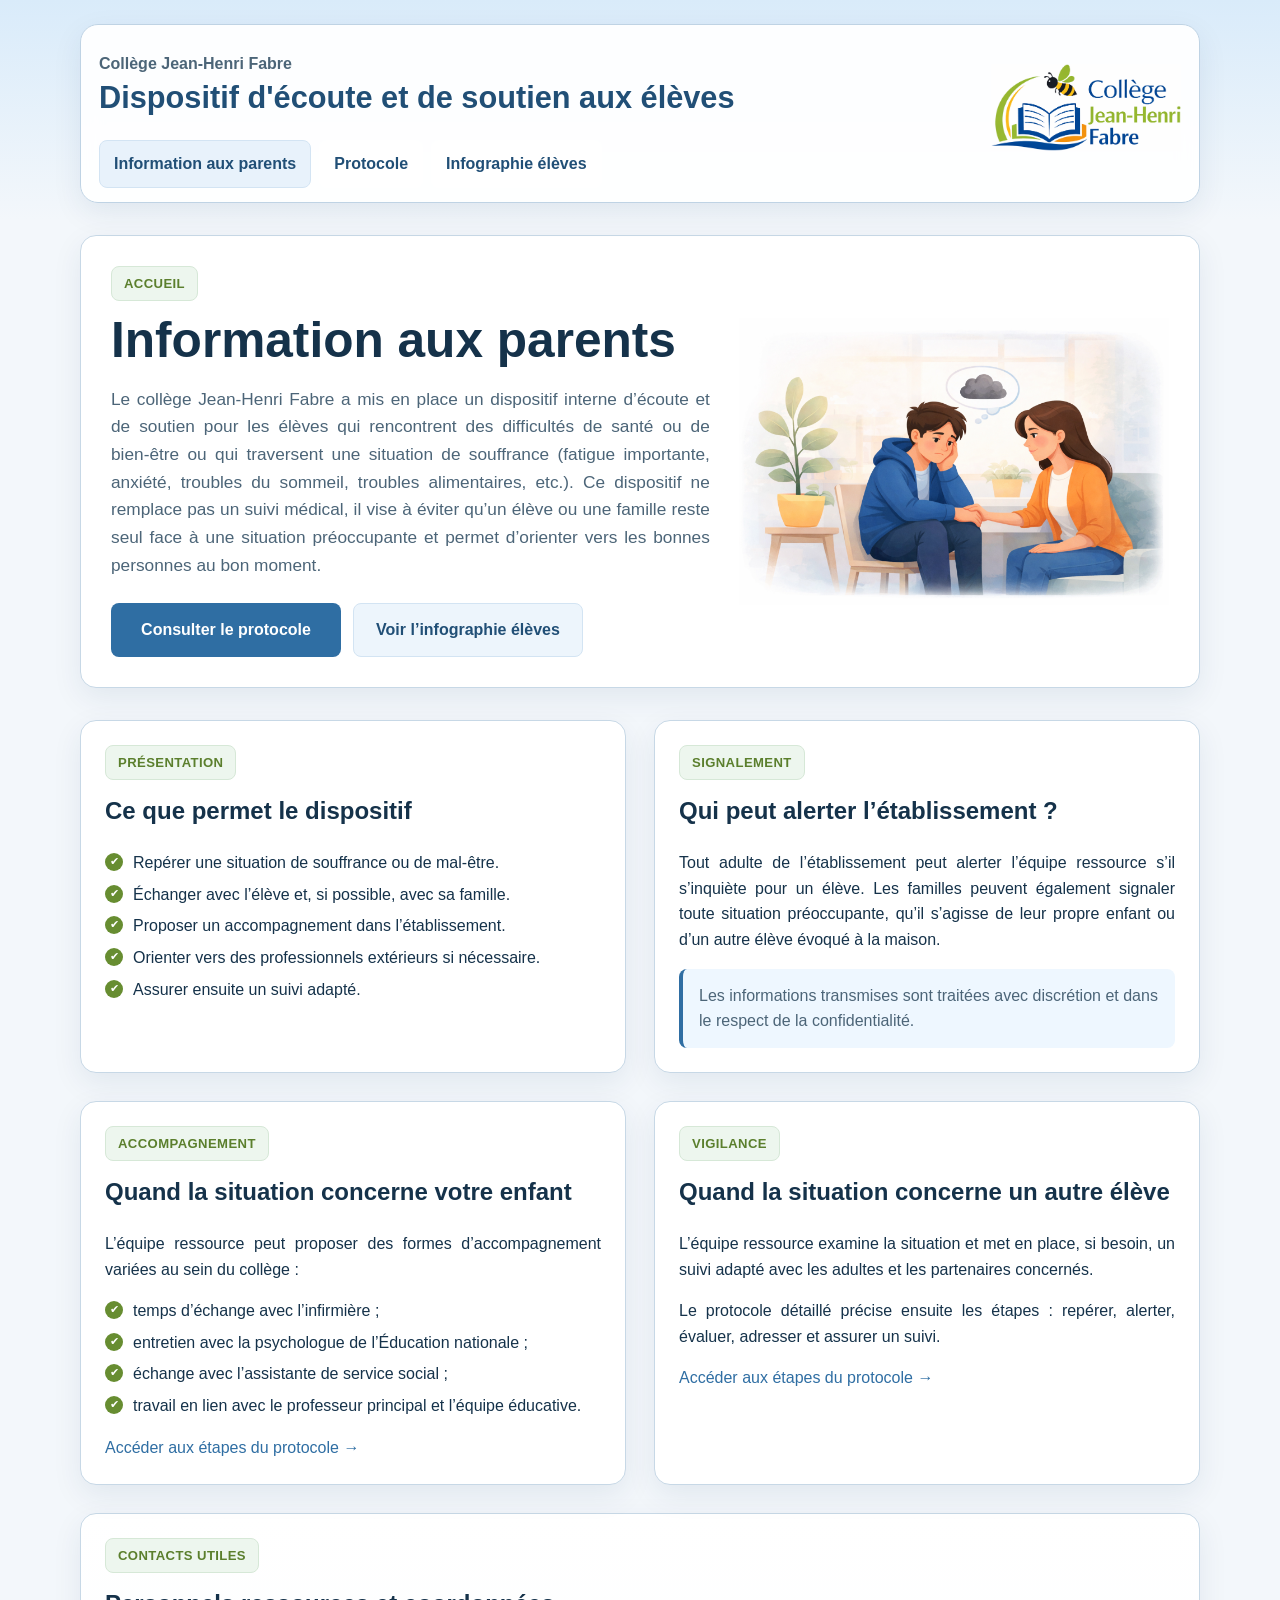
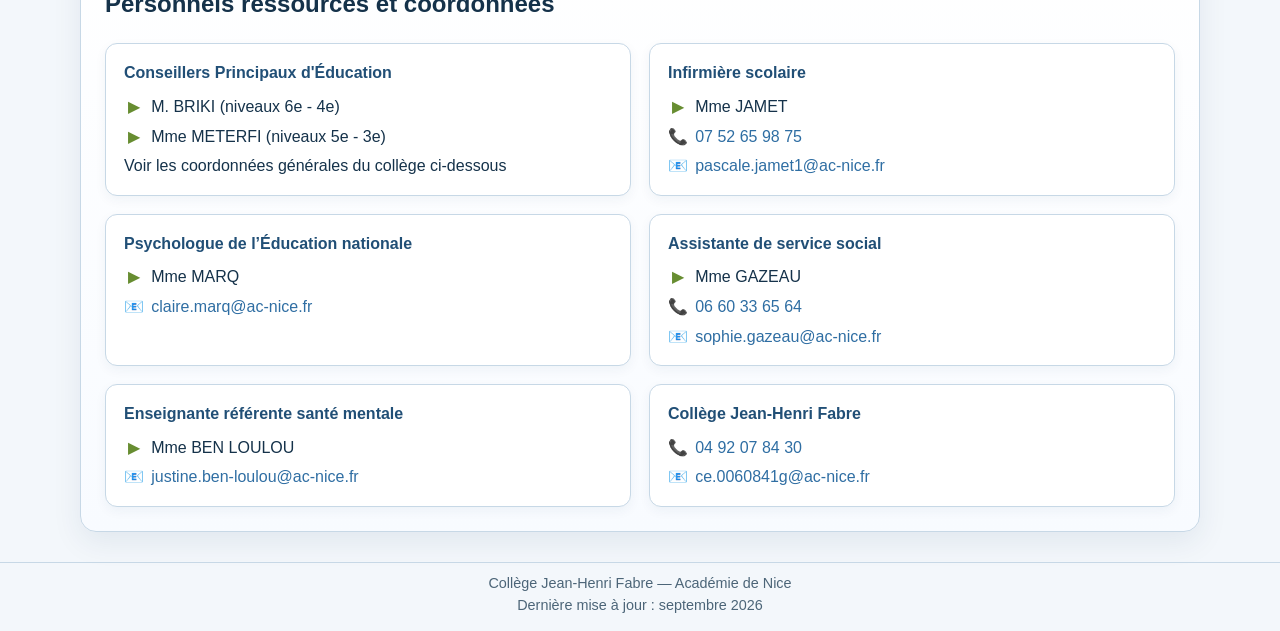
<file: index.html>
<!doctype html>
<html lang="fr">
  <head>
    <meta charset="UTF-8" />
    <meta name="viewport" content="width=device-width, initial-scale=1.0" />

    <!-- Description -->
    <meta
      name="description"
      content="Dispositif d'écoute et de soutien du collège Jean-Henri Fabre pour les élèves en situation de souffrance ou de mal-être."
    />

    <!-- Open Graph -->
    <meta
      property="og:title"
      content="Soutien aux élèves – Collège Jean-Henri Fabre (Nice)"
    />
    <meta
      property="og:description"
      content="Information aux parents, protocole de repérage et d’accompagnement, et infographie du dispositif d’écoute et de soutien des élèves du collège Jean-Henri Fabre."
    />
    <meta
      property="og:image"
      content="https://college-fabre-nice.github.io/sante-mentale-eleves/img/preview.png"
    />
    <meta property="og:type" content="website" />
    <meta
      property="og:url"
      content="https://college-fabre-nice.github.io/sante-mentale-eleves/"
    />

    <!-- Couleur navigateur mobile -->
    <meta name="theme-color" content="#2f5d8c" />

    <!-- Twitter / X preview -->
    <meta name="twitter:card" content="summary_large_image" />
    <meta
      name="twitter:title"
      content="Soutien aux élèves – Collège Jean-Henri Fabre"
    />
    <meta
      name="twitter:description"
      content="Information aux parents, protocole et infographie du dispositif d’écoute et de soutien des élèves."
    />
    <meta
      name="twitter:image"
      content="https://college-fabre-nice.github.io/sante-mentale-eleves/img/preview.png"
    />

    <title>Santé mentale des élèves — Information aux parents</title>

    <!-- CSS -->
    <link rel="preload" href="styles.css" as="style" />
    <link rel="stylesheet" href="styles.css" />

    <!-- Icons -->
    <link rel="icon" type="image/png" href="img/favicon.png" />
    <link rel="icon" sizes="192x192" href="img/icon-192.png" />
    <link rel="apple-touch-icon" href="img/icon-192.png" />
  </head>
  <body>
    <header class="site-header">
      <div class="container topbar">
        <div class="header-main">
          <div class="brand-text">
            <div class="brand-kicker">Collège Jean-Henri Fabre</div>
            <div class="brand-title">
              Dispositif d'écoute et de soutien aux élèves
            </div>
          </div>

          <img
            class="brand-logo"
            src="img/logo-fabre.png"
            alt="Logo du collège Jean-Henri Fabre"
          />
        </div>

        <nav class="nav-links" aria-label="Navigation principale">
          <a class="active" href="index.html">Information aux parents</a>
          <a href="protocole.html">Protocole</a>
          <a href="infographie.html">Infographie élèves</a>
        </nav>
      </div>
    </header>

    <main id="contenu" class="container">
      <section class="hero">
        <div class="hero-card">
          <div class="hero-copy">
            <div class="eyebrow">Accueil</div>
            <h1>Information aux parents</h1>
            <p class="lead">
              Le collège Jean-Henri Fabre a mis en place un dispositif interne
              d’écoute et de soutien pour les élèves qui rencontrent des
              difficultés de santé ou de bien-être ou qui traversent une
              situation de souffrance (fatigue importante, anxiété, troubles du
              sommeil, troubles alimentaires, etc.). Ce dispositif ne remplace
              pas un suivi médical, il vise à éviter qu’un élève ou une famille
              reste seul face à une situation préoccupante et permet d’orienter
              vers les bonnes personnes au bon moment.
            </p>

            <div class="actions">
              <a class="btn btn-primary" href="protocole.html">
                Consulter le protocole
              </a>
              <a class="btn btn-secondary" href="infographie.html">
                Voir l’infographie élèves
              </a>
            </div>
          </div>

          <div class="hero-visual">
            <img
              src="img/soutien-eleve.png"
              alt="Illustration d'un échange entre un élève et un adulte dans un cadre rassurant"
            />
          </div>
        </div>
      </section>

      <section class="section grid-2">
        <article class="card">
          <span class="eyebrow">Présentation</span>
          <h2>Ce que permet le dispositif</h2>
          <ul class="info-list">
            <li>Repérer une situation de souffrance ou de mal-être.</li>
            <li>Échanger avec l’élève et, si possible, avec sa famille.</li>
            <li>Proposer un accompagnement dans l’établissement.</li>
            <li>Orienter vers des professionnels extérieurs si nécessaire.</li>
            <li>Assurer ensuite un suivi adapté.</li>
          </ul>
        </article>

        <article class="card">
          <span class="eyebrow">Signalement</span>
          <h2>Qui peut alerter l’établissement&nbsp;?</h2>
          <p>
            Tout adulte de l’établissement peut alerter l’équipe ressource s’il
            s’inquiète pour un élève. Les familles peuvent également signaler
            toute situation préoccupante, qu’il s’agisse de leur propre enfant
            ou d’un autre élève évoqué à la maison.
          </p>
          <div class="note">
            Les informations transmises sont traitées avec discrétion et dans le
            respect de la confidentialité.
          </div>
        </article>
      </section>

      <section class="section grid-2">
        <article class="card">
          <span class="eyebrow">Accompagnement</span>
          <h2>Quand la situation concerne votre enfant</h2>
          <p>
            L’équipe ressource peut proposer des formes d’accompagnement variées
            au sein du collège&nbsp;:
          </p>
          <ul>
            <li>temps d’échange avec l’infirmière&nbsp;;</li>
            <li>
              entretien avec la psychologue de l’Éducation nationale&nbsp;;
            </li>
            <li>échange avec l’assistante de service social&nbsp;;</li>
            <li>
              travail en lien avec le professeur principal et l’équipe
              éducative.
            </li>
          </ul>
          <p>
            <a href="protocole.html">Accéder aux étapes du protocole →</a>
          </p>
        </article>

        <article class="card">
          <span class="eyebrow">Vigilance</span>
          <h2>Quand la situation concerne un autre élève</h2>
          <p>
            L’équipe ressource examine la situation et met en place, si besoin,
            un suivi adapté avec les adultes et les partenaires concernés.
          </p>
          <p>
            Le protocole détaillé précise ensuite les étapes&nbsp;: repérer,
            alerter, évaluer, adresser et assurer un suivi.
          </p>
          <p>
            <a href="protocole.html">Accéder aux étapes du protocole →</a>
          </p>
        </article>
      </section>

      <section class="section card contact-card">
        <span class="eyebrow">Contacts utiles</span>
        <h2>Personnels ressources et coordonnées</h2>

        <div class="contact-list">
          <div class="contact-item">
            <strong>Conseillers Principaux d'Éducation</strong>

            <div class="contact-line">
              <span class="contact-icon">▶</span>
              <span>M. BRIKI (niveaux 6e - 4e)</span>
            </div>

            <div class="contact-line">
              <span class="contact-icon">▶</span>
              <span>Mme METERFI (niveaux 5e - 3e)</span>
            </div>

            <div class="contact-line">
              <span>Voir les coordonnées générales du collège ci-dessous</span>
            </div>
          </div>

          <div class="contact-item">
            <strong>Infirmière scolaire</strong>

            <div class="contact-line">
              <span class="contact-icon">▶</span>
              <span>Mme JAMET</span>
            </div>

            <div class="contact-line">
              <span class="contact-icon">📞</span>
              <span><a href="tel:+33752659875">07 52 65 98 75</a></span>
            </div>

            <div class="contact-line">
              <span class="contact-icon">📧</span>
              <a href="mailto:pascale.jamet1@ac-nice.fr">
                pascale.jamet1@ac-nice.fr
              </a>
            </div>
          </div>

          <div class="contact-item">
            <strong>Psychologue de l’Éducation nationale</strong>

            <div class="contact-line">
              <span class="contact-icon">▶</span>
              <span>Mme MARQ</span>
            </div>

            <div class="contact-line">
              <span class="contact-icon">📧</span>
              <a href="mailto:claire.marq@ac-nice.fr">
                claire.marq@ac-nice.fr
              </a>
            </div>
          </div>

          <div class="contact-item">
            <strong>Assistante de service social</strong>

            <div class="contact-line">
              <span class="contact-icon">▶</span>
              <span>Mme GAZEAU</span>
            </div>

            <div class="contact-line">
              <span class="contact-icon">📞</span>
              <span><a href="tel:+33660336564">06 60 33 65 64</a></span>
            </div>

            <div class="contact-line">
              <span class="contact-icon">📧</span>
              <a href="mailto:sophie.gazeau@ac-nice.fr">
                sophie.gazeau@ac-nice.fr
              </a>
            </div>
          </div>

          <div class="contact-item">
            <strong>Enseignante référente santé mentale</strong>

            <div class="contact-line">
              <span class="contact-icon">▶</span>
              <span>Mme BEN LOULOU</span>
            </div>           

            <div class="contact-line">
              <span class="contact-icon">📧</span>
              <a href="mailto:justine.ben-loulou@ac-nice.fr">
                justine.ben-loulou@ac-nice.fr
              </a>
            </div>
          </div>

          <div class="contact-item">
            <strong>Collège Jean-Henri Fabre</strong>

            <div class="contact-line">
              <span class="contact-icon">📞</span>
              <span><a href="tel:+33492078430">04 92 07 84 30</a></span>
            </div>

            <div class="contact-line">
              <span class="contact-icon">📧</span>
              <a href="mailto:ce.0060841g@ac-nice.fr">
                ce.0060841g@ac-nice.fr
              </a>
            </div>
          </div>
        </div>
      </section>
    </main>

    <footer class="footer">
      <div class="container footer-content">
        Collège Jean-Henri Fabre — Académie de Nice<br />
        Dernière mise à jour : septembre 2026
      </div>
    </footer>
  </body>
</html>
</file>
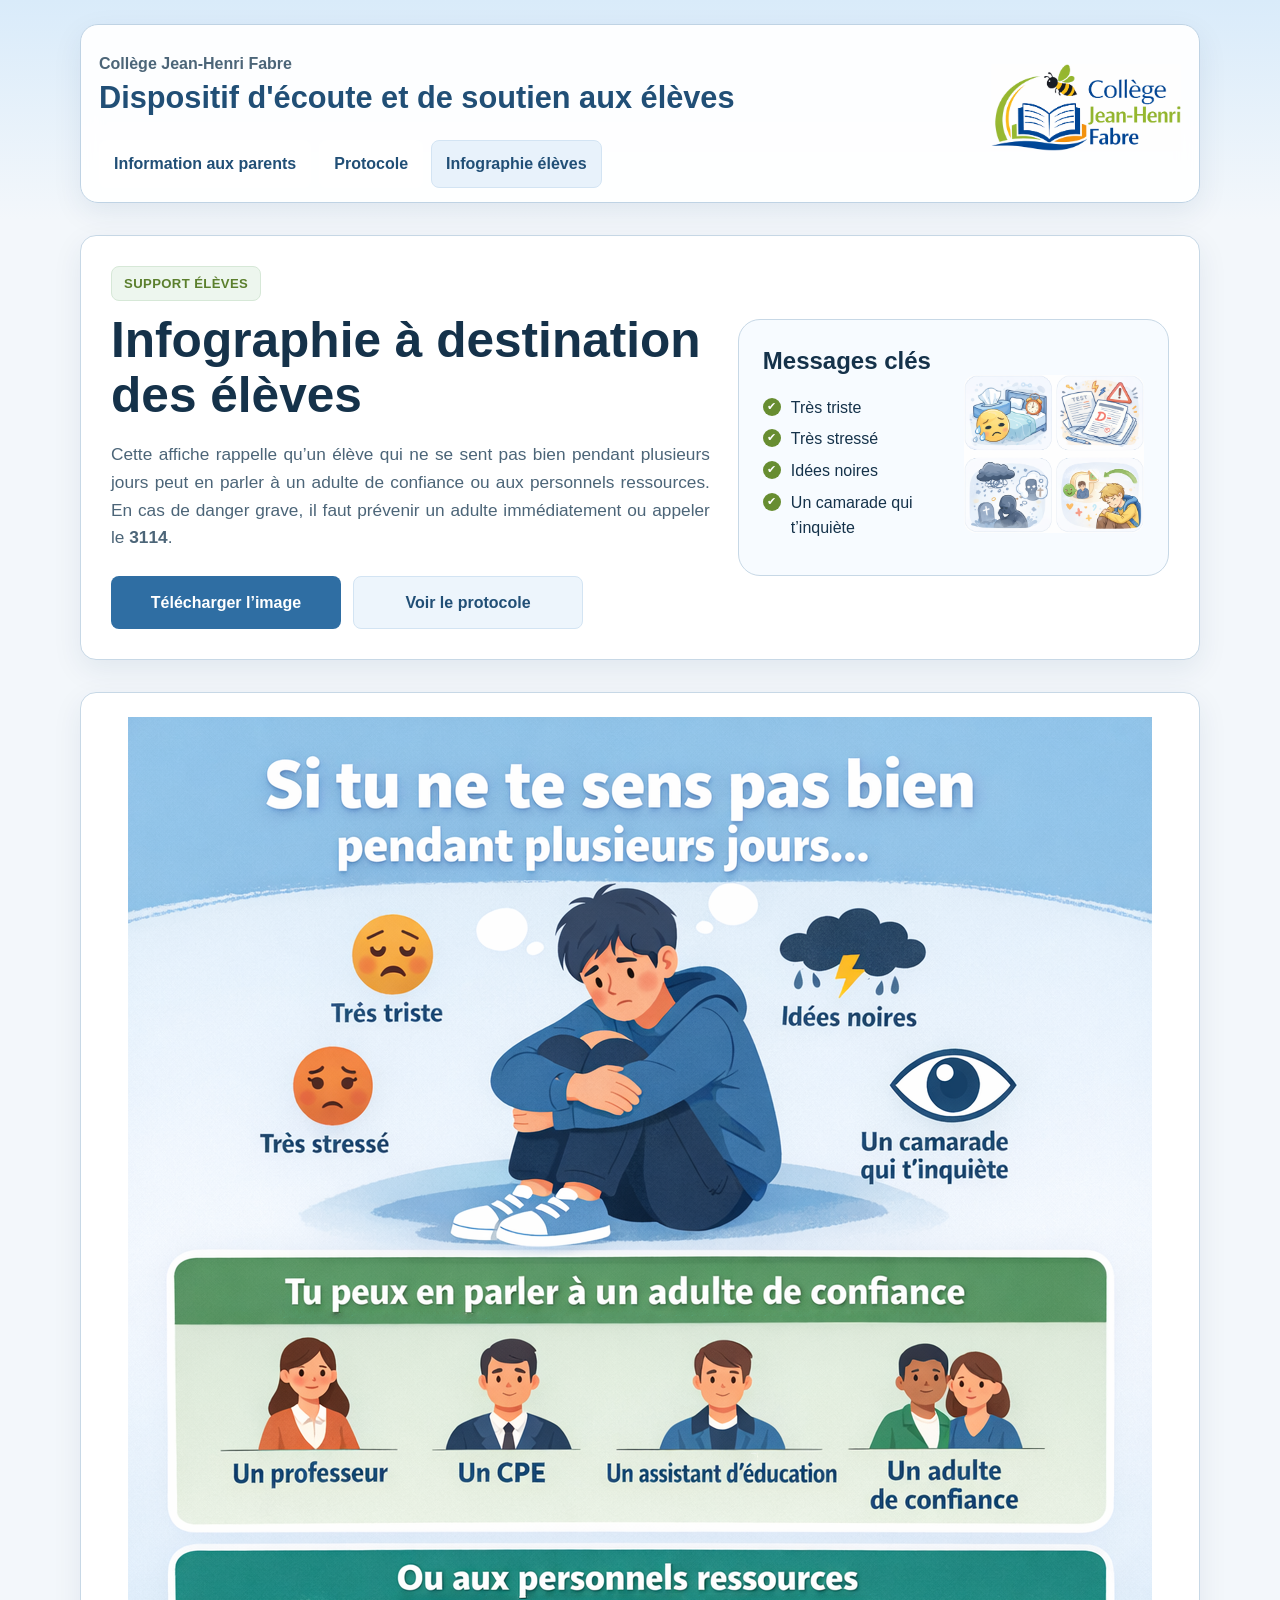
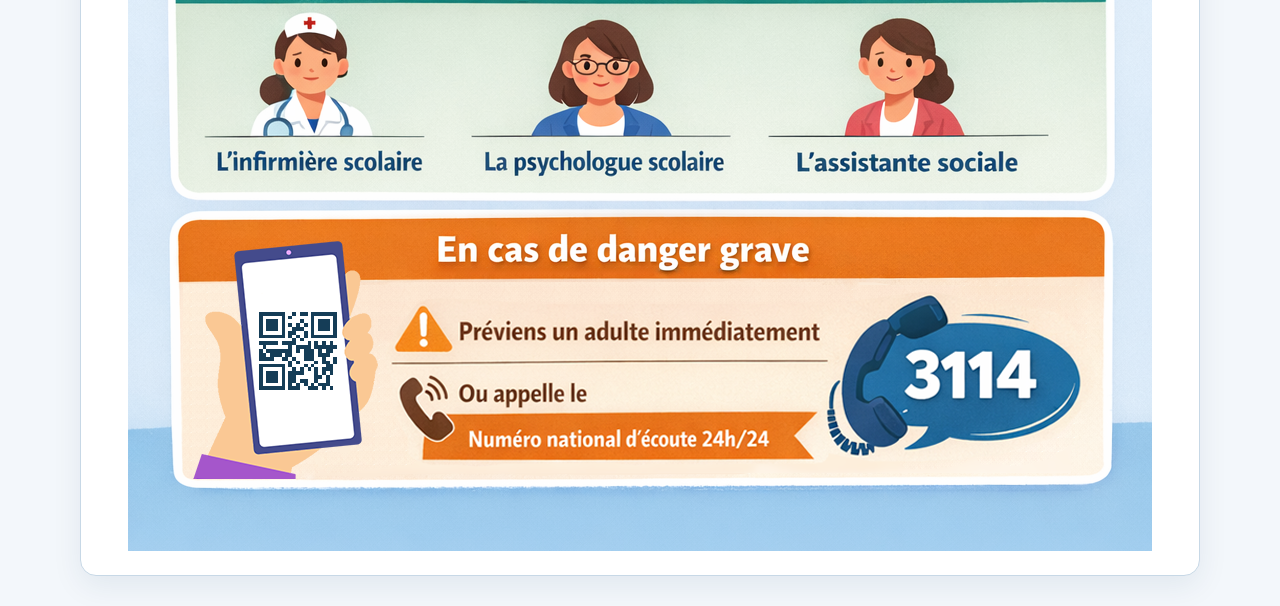
<file: infographie.html>
<!doctype html>
<html lang="fr">
  <head>
    <meta charset="UTF-8" />
    <meta name="viewport" content="width=device-width, initial-scale=1.0" />

    <!-- Description -->
    <meta
      name="description"
      content="Dispositif d'écoute et de soutien du collège Jean-Henri Fabre pour les élèves en situation de souffrance ou de mal-être."
    />

    <!-- Open Graph -->
    <meta
      property="og:title"
      content="Soutien aux élèves – Collège Jean-Henri Fabre (Nice)"
    />
    <meta
      property="og:description"
      content="Information aux parents, protocole de repérage et d’accompagnement, et infographie du dispositif d’écoute et de soutien des élèves du collège Jean-Henri Fabre."
    />
    <meta
      property="og:image"
      content="https://college-fabre-nice.github.io/sante-mentale-eleves/img/preview.png"
    />
    <meta property="og:type" content="website" />
    <meta
      property="og:url"
      content="https://college-fabre-nice.github.io/sante-mentale-eleves/"
    />

    <!-- Couleur navigateur mobile -->
    <meta name="theme-color" content="#2f5d8c" />

    <!-- Twitter / X preview -->
    <meta name="twitter:card" content="summary_large_image" />
    <meta
      name="twitter:title"
      content="Soutien aux élèves – Collège Jean-Henri Fabre"
    />
    <meta
      name="twitter:description"
      content="Information aux parents, protocole et infographie du dispositif d’écoute et de soutien des élèves."
    />
    <meta
      name="twitter:image"
      content="https://college-fabre-nice.github.io/sante-mentale-eleves/img/preview.png"
    />

    <title>Santé mentale des élèves — Infographie élèves</title>

    <!-- CSS -->
    <link rel="preload" href="styles.css" as="style" />
    <link rel="stylesheet" href="styles.css" />

    <!-- Icons -->
    <link rel="icon" type="image/png" href="img/favicon.png" />
    <link rel="icon" sizes="192x192" href="img/icon-192.png" />
    <link rel="apple-touch-icon" href="img/icon-192.png" />
  </head>

  <body>
    <header class="site-header">
      <div class="container topbar">
        <div class="header-main">
          <div class="brand-text">
            <div class="brand-kicker">Collège Jean-Henri Fabre</div>
            <div class="brand-title">
              Dispositif d'écoute et de soutien aux élèves
            </div>
          </div>

          <img
            class="brand-logo"
            src="img/logo-fabre.png"
            alt="Logo du collège Jean-Henri Fabre"
          />
        </div>

        <nav class="nav-links" aria-label="Navigation principale">
          <a href="index.html">Information aux parents</a>
          <a href="protocole.html">Protocole</a>
          <a class="active" href="infographie.html">Infographie élèves</a>
        </nav>
      </div>
    </header>

    <main id="contenu" class="container">
      <!-- Introduction -->
      <section class="hero page-hero">
        <div class="hero-card">
          <div>
            <div class="eyebrow">Support élèves</div>

            <h1 class="page-title">Infographie à destination des élèves</h1>

            <p class="lead">
              Cette affiche rappelle qu’un élève qui ne se sent pas bien pendant
              plusieurs jours peut en parler à un adulte de confiance ou aux
              personnels ressources. En cas de danger grave, il faut prévenir un
              adulte immédiatement ou appeler le <strong>3114</strong>.
            </p>

            <div class="actions">
              <a
                class="btn btn-primary"
                href="img/infographie-eleves.png"
                download
              >
                Télécharger l’image
              </a>

              <a class="btn btn-secondary" href="protocole.html">
                Voir le protocole
              </a>
            </div>
          </div>

          <aside class="hero-panel messages-panel">
            <h2>Messages clés</h2>

            <div class="messages-content">
              <ul class="info-list">
                <li>Très triste</li>
                <li>Très stressé</li>
                <li>Idées noires</li>
                <li>Un camarade qui t’inquiète</li>
              </ul>

              <div class="messages-visual">
                <img
                  src="img/messages-cles.png"
                  alt="Illustration des signes de mal-être chez les élèves"
                  class="messages-illustration"
                />
              </div>
            </div>
          </aside>
        </div>
      </section>

      <!-- Affiche complète -->
      <section class="section card figure-card">
        <img
          src="img/infographie-eleves.png"
          alt="Affiche sur le repérage du mal-être chez les élèves, les adultes de confiance et le numéro d'écoute 3114."
        />
      </section>
    </main>
  </body>
</html>
</file>
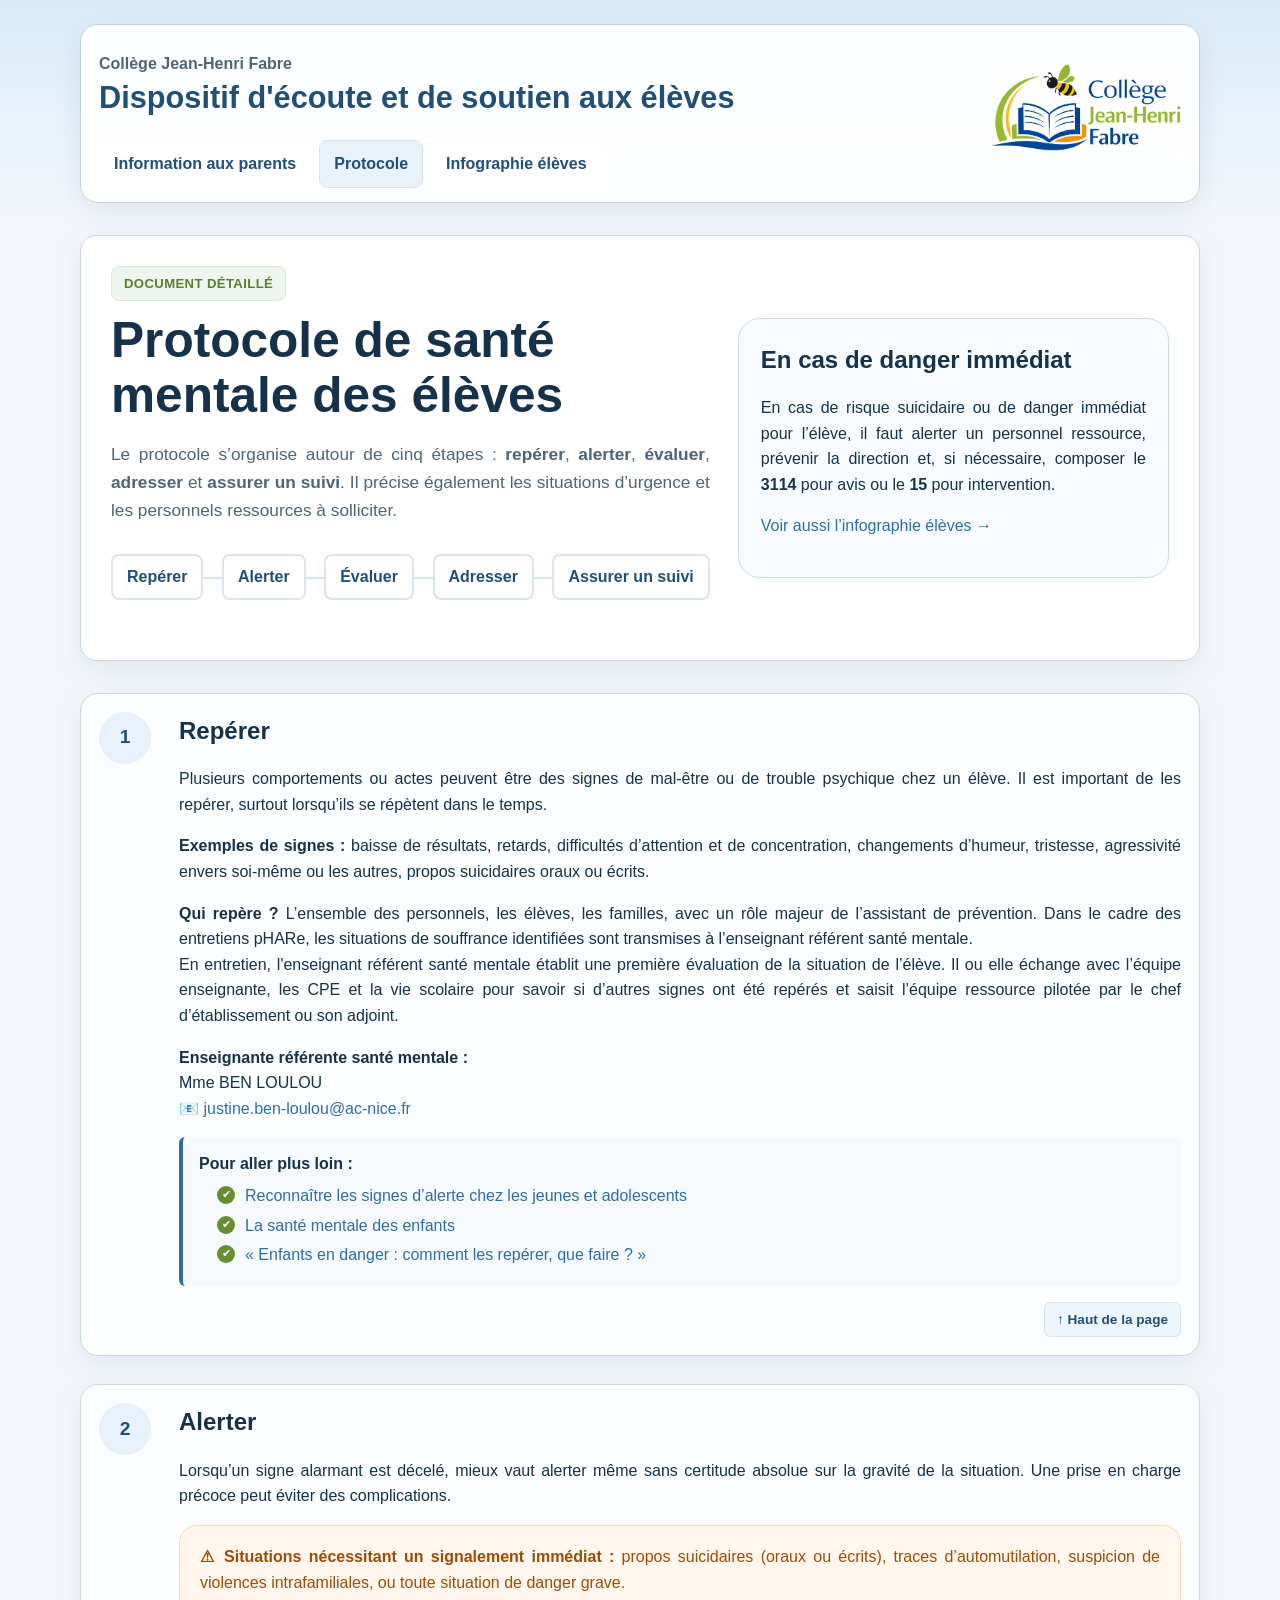
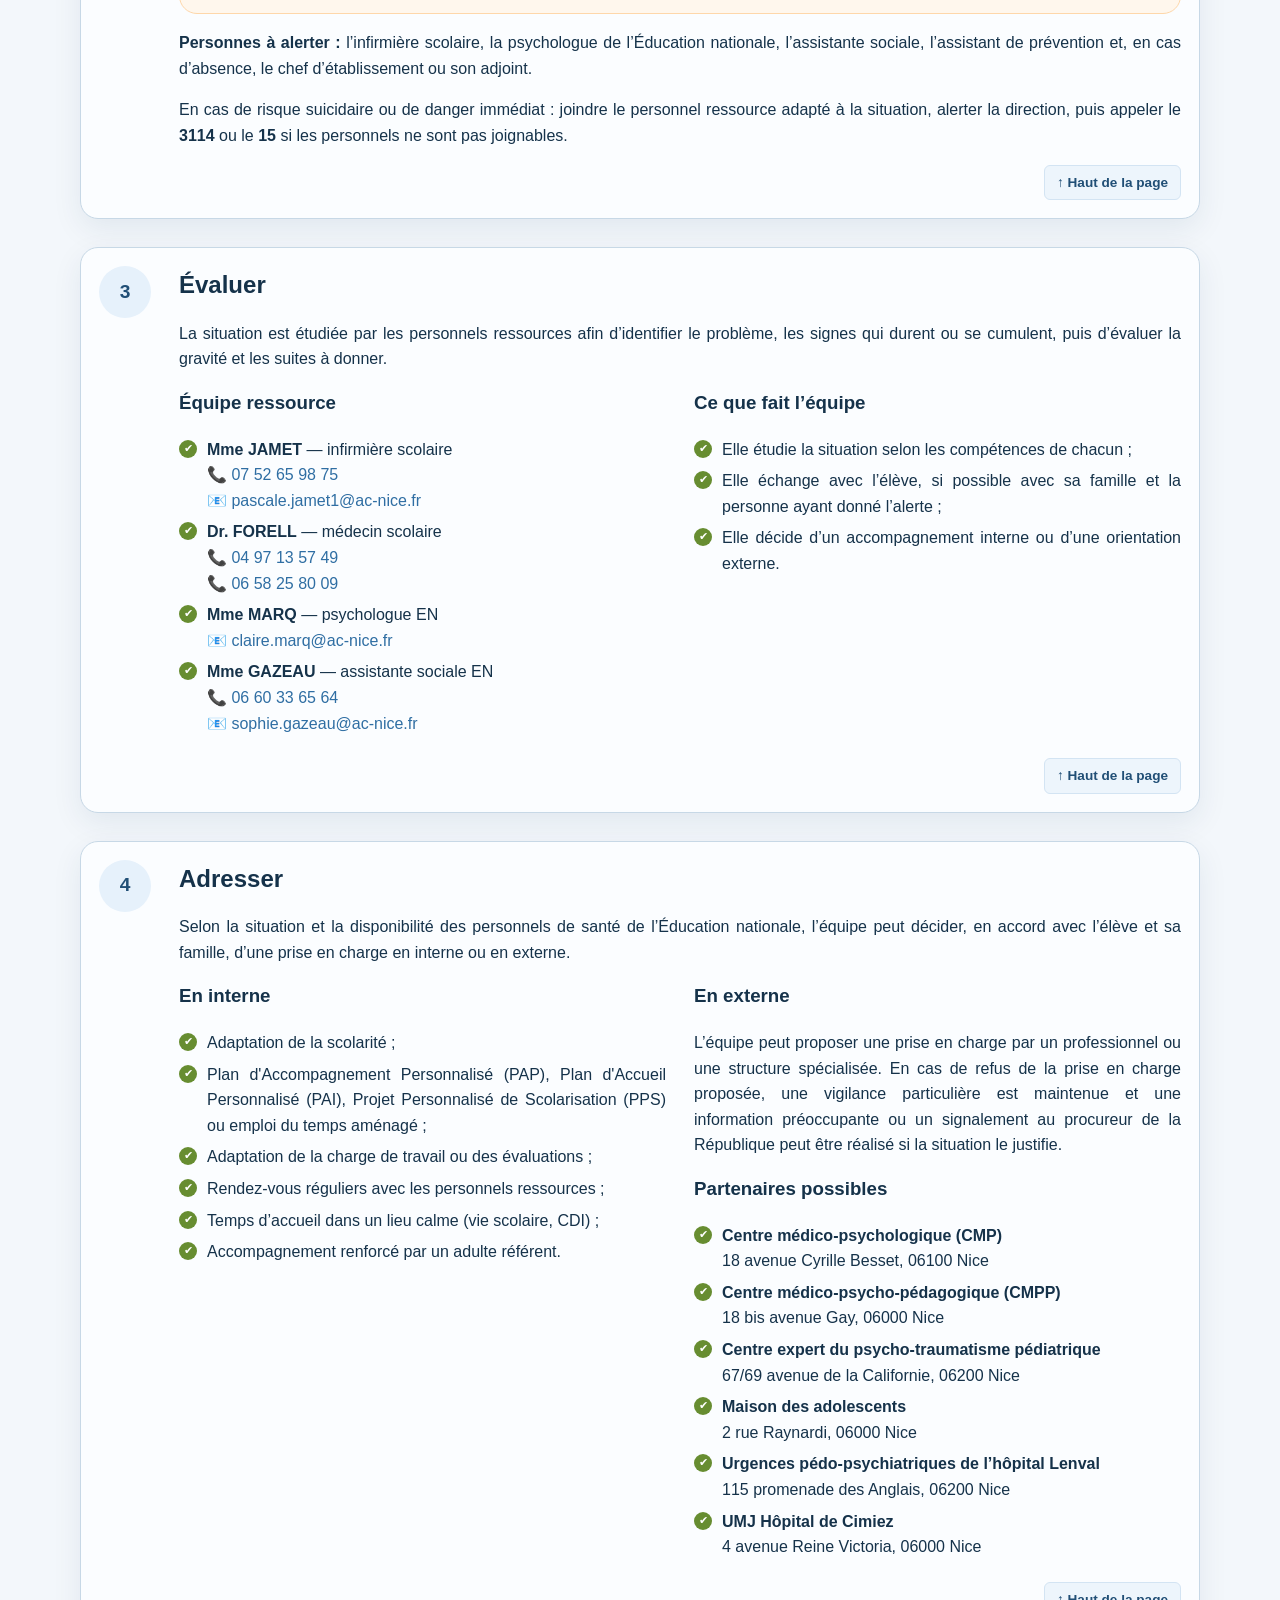
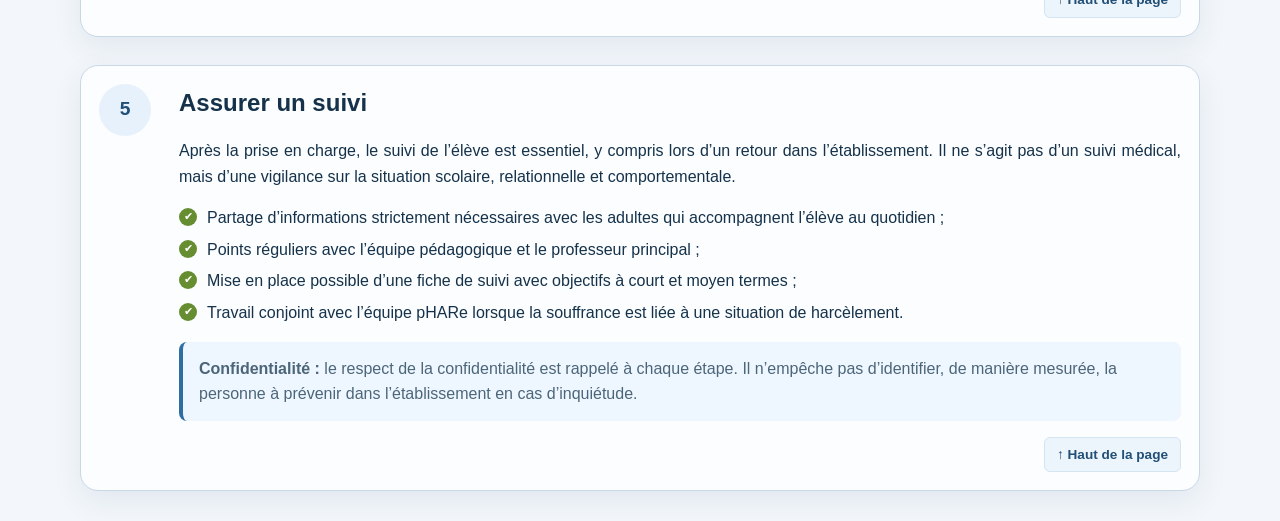
<file: protocole.html>
<!doctype html>
<html lang="fr">
  <head>
    <meta charset="UTF-8" />
    <meta name="viewport" content="width=device-width, initial-scale=1.0" />

    <!-- Description -->
    <meta
      name="description"
      content="Dispositif d'écoute et de soutien du collège Jean-Henri Fabre pour les élèves en situation de souffrance ou de mal-être."
    />

    <!-- Open Graph -->
    <meta
      property="og:title"
      content="Soutien aux élèves – Collège Jean-Henri Fabre (Nice)"
    />
    <meta
      property="og:description"
      content="Information aux parents, protocole de repérage et d’accompagnement, et infographie du dispositif d’écoute et de soutien des élèves du collège Jean-Henri Fabre."
    />
    <meta
      property="og:image"
      content="https://college-fabre-nice.github.io/sante-mentale-eleves/img/preview.png"
    />
    <meta property="og:type" content="website" />
    <meta
      property="og:url"
      content="https://college-fabre-nice.github.io/sante-mentale-eleves/"
    />

    <!-- Couleur navigateur mobile -->
    <meta name="theme-color" content="#2f5d8c" />

    <!-- Twitter / X preview -->
    <meta name="twitter:card" content="summary_large_image" />
    <meta
      name="twitter:title"
      content="Soutien aux élèves – Collège Jean-Henri Fabre"
    />
    <meta
      name="twitter:description"
      content="Information aux parents, protocole et infographie du dispositif d’écoute et de soutien des élèves."
    />
    <meta
      name="twitter:image"
      content="https://college-fabre-nice.github.io/sante-mentale-eleves/img/preview.png"
    />

    <title>Santé mentale des élèves — Protocole</title>

    <!-- CSS -->
    <link rel="preload" href="styles.css" as="style" />
    <link rel="stylesheet" href="styles.css" />

    <!-- Icons -->
    <link rel="icon" type="image/png" href="img/favicon.png" />
    <link rel="icon" sizes="192x192" href="img/icon-192.png" />
    <link rel="apple-touch-icon" href="img/icon-192.png" />
  </head>
  <body>
    <header class="site-header">
      <div class="container topbar">
        <div class="header-main">
          <div class="brand-text">
            <div class="brand-kicker">Collège Jean-Henri Fabre</div>
            <div class="brand-title">
              Dispositif d'écoute et de soutien aux élèves
            </div>
          </div>

          <img
            class="brand-logo"
            src="img/logo-fabre.png"
            alt="Logo du collège Jean-Henri Fabre"
          />
        </div>

        <nav class="nav-links" aria-label="Navigation principale">
          <a href="index.html">Information aux parents</a>
          <a class="active" href="protocole.html">Protocole</a>
          <a href="infographie.html">Infographie élèves</a>
        </nav>
      </div>
    </header>

    <main id="top" class="container">
      <section class="hero page-hero">
        <div class="hero-card">
          <div>
            <div class="eyebrow">Document détaillé</div>
            <h1 class="page-title">Protocole de santé mentale des élèves</h1>
            <p class="lead">
              Le protocole s’organise autour de cinq étapes :
              <strong>repérer</strong>, <strong>alerter</strong>,
              <strong>évaluer</strong>, <strong>adresser</strong> et
              <strong>assurer un suivi</strong>. Il précise également les
              situations d’urgence et les personnels ressources à solliciter.
            </p>
            <div class="toc" aria-label="Sommaire interne">
              <a href="#reperer">Repérer</a>
              <a href="#alerter">Alerter</a>
              <a href="#evaluer">Évaluer</a>
              <a href="#adresser">Adresser</a>
              <a href="#suivi">Assurer un suivi</a>
            </div>
          </div>

          <aside class="hero-panel">
            <h2>En cas de danger immédiat</h2>
            <p>
              En cas de risque suicidaire ou de danger immédiat pour l’élève, il
              faut alerter un personnel ressource, prévenir la direction et, si
              nécessaire, composer le <strong>3114</strong> pour avis ou le
              <strong>15</strong> pour intervention.
            </p>
            <p>
              <a href="infographie.html">Voir aussi l’infographie élèves →</a>
            </p>
          </aside>
        </div>
      </section>

      <section class="section flow" id="reperer">
        <article class="flow-step card">
          <div class="flow-num">1</div>
          <div>
            <h2>Repérer</h2>
            <p>
              Plusieurs comportements ou actes peuvent être des signes de
              mal-être ou de trouble psychique chez un élève. Il est important
              de les repérer, surtout lorsqu’ils se répètent dans le temps.
            </p>
            <p>
              <strong>Exemples de signes :</strong> baisse de résultats,
              retards, difficultés d’attention et de concentration, changements
              d’humeur, tristesse, agressivité envers soi-même ou les autres,
              propos suicidaires oraux ou écrits.
            </p>
            <p>
              <strong>Qui repère ?</strong> L’ensemble des personnels, les
              élèves, les familles, avec un rôle majeur de l’assistant de
              prévention. Dans le cadre des entretiens pHARe, les situations de
              souffrance identifiées sont transmises à l’enseignant référent
              santé mentale.<br />
              En entretien, l'enseignant référent santé mentale établit une
              première évaluation de la situation de l’élève. Il ou elle échange
              avec l’équipe enseignante, les CPE et la vie scolaire pour savoir
              si d’autres signes ont été repérés et saisit l’équipe ressource
              pilotée par le chef d’établissement ou son adjoint.
            </p>
            <p>
              <strong>Enseignante référente santé mentale :</strong><br />
              Mme BEN LOULOU<br />             
              📧
              <a href="mailto:justine.ben-loulou@ac-nice.fr">
                justine.ben-loulou@ac-nice.fr
              </a>
            </p>

            <div class="more-info">
              <strong>Pour aller plus loin :</strong>

              <ul>
                <li>
                  <a
                    href="https://www.ameli.fr/assure/sante/themes/souffrance-psychique/signes-alerte"
                    target="_blank"
                    rel="noopener"
                  >
                    Reconnaître les signes d’alerte chez les jeunes et
                    adolescents
                  </a>
                </li>

                <li>
                  <a
                    href="https://www.ameli.fr/assure/sante/themes/sante-mentale/sante-mentale-des-enfants"
                    target="_blank"
                    rel="noopener"
                  >
                    La santé mentale des enfants
                  </a>
                </li>

                <li>
                  <a
                    href="https://eduscol.education.fr/1013/enfants-en-danger-comment-les-reperer-que-faire"
                    target="_blank"
                    rel="noopener"
                  >
                    « Enfants en danger : comment les repérer, que faire ? »
                  </a>
                </li>
              </ul>
            </div>

            <p class="back-top">
              <a href="#top">↑ Haut de la page</a>
            </p>
          </div>
        </article>
      </section>

      <section class="section flow" id="alerter">
        <article class="flow-step card">
          <div class="flow-num">2</div>
          <div>
            <h2>Alerter</h2>
            <p>
              Lorsqu’un signe alarmant est décelé, mieux vaut alerter même sans
              certitude absolue sur la gravité de la situation. Une prise en
              charge précoce peut éviter des complications.
            </p>

            <div class="warning">
              <strong
                >⚠ Situations nécessitant un signalement immédiat :</strong
              >
              propos suicidaires (oraux ou écrits), traces d’automutilation,
              suspicion de violences intrafamiliales, ou toute situation de
              danger grave.
            </div>

            <p>
              <strong>Personnes à alerter :</strong> l’infirmière scolaire, la
              psychologue de l’Éducation nationale, l’assistante sociale,
              l’assistant de prévention et, en cas d’absence, le chef
              d’établissement ou son adjoint.
            </p>

            <p>
              En cas de risque suicidaire ou de danger immédiat : joindre le
              personnel ressource adapté à la situation, alerter la direction,
              puis appeler le <strong>3114</strong> ou le <strong>15</strong>
              si les personnels ne sont pas joignables.
            </p>

            <p class="back-top">
              <a href="#top">↑ Haut de la page</a>
            </p>
          </div>
        </article>
      </section>

      <section class="section flow" id="evaluer">
        <article class="flow-step card">
          <div class="flow-num">3</div>
          <div>
            <h2>Évaluer</h2>
            <p>
              La situation est étudiée par les personnels ressources afin
              d’identifier le problème, les signes qui durent ou se cumulent,
              puis d’évaluer la gravité et les suites à donner.
            </p>

            <div class="grid-2">
              <div>
                <h3>Équipe ressource</h3>
                <ul>
                  <li>
                    <strong>Mme JAMET</strong> — infirmière scolaire<br />
                    📞 <a href="tel:+33752659875">07 52 65 98 75</a><br />
                    📧
                    <a href="mailto:pascale.jamet1@ac-nice.fr">
                      pascale.jamet1@ac-nice.fr
                    </a>
                  </li>
                  <li>
                    <strong>Dr. FORELL</strong> — médecin scolaire<br />
                    📞 <a href="tel:+33497135749">04 97 13 57 49</a><br />
                    📞 <a href="tel:+33658258009">06 58 25 80 09</a>
                  </li>
                  <li>
                    <strong>Mme MARQ</strong> — psychologue EN<br />
                    📧
                    <a href="mailto:claire.marq@ac-nice.fr">
                      claire.marq@ac-nice.fr
                    </a>
                  </li>
                  <li>
                    <strong>Mme GAZEAU</strong> — assistante sociale EN<br />
                    📞 <a href="tel:+33660336564">06 60 33 65 64</a><br />
                    📧
                    <a href="mailto:sophie.gazeau@ac-nice.fr">
                      sophie.gazeau@ac-nice.fr
                    </a>
                  </li>
                </ul>
              </div>

              <div>
                <h3>Ce que fait l’équipe</h3>
                <ul>
                  <li>
                    Elle étudie la situation selon les compétences de chacun ;
                  </li>
                  <li>
                    Elle échange avec l’élève, si possible avec sa famille et la
                    personne ayant donné l’alerte ;
                  </li>
                  <li>
                    Elle décide d’un accompagnement interne ou d’une orientation
                    externe.
                  </li>
                </ul>
              </div>
            </div>

            <p class="back-top">
              <a href="#top">↑ Haut de la page</a>
            </p>
          </div>
        </article>
      </section>

      <section class="section flow" id="adresser">
        <article class="flow-step card">
          <div class="flow-num">4</div>
          <div>
            <h2>Adresser</h2>
            <p>
              Selon la situation et la disponibilité des personnels de santé de
              l’Éducation nationale, l’équipe peut décider, en accord avec
              l’élève et sa famille, d’une prise en charge en interne ou en
              externe.
            </p>

            <div class="grid-2">
              <div>
                <h3>En interne</h3>
                <ul>
                  <li>Adaptation de la scolarité ;</li>
                  <li>
                    Plan d'Accompagnement Personnalisé (PAP), Plan d'Accueil
                    Personnalisé (PAI), Projet Personnalisé de Scolarisation
                    (PPS) ou emploi du temps aménagé ;
                  </li>
                  <li>
                    Adaptation de la charge de travail ou des évaluations ;
                  </li>
                  <li>
                    Rendez-vous réguliers avec les personnels ressources ;
                  </li>
                  <li>
                    Temps d’accueil dans un lieu calme (vie scolaire, CDI) ;
                  </li>
                  <li>Accompagnement renforcé par un adulte référent.</li>
                </ul>
              </div>

              <div>
                <h3>En externe</h3>
                <p>
                  L’équipe peut proposer une prise en charge par un
                  professionnel ou une structure spécialisée. En cas de refus de
                  la prise en charge proposée, une vigilance particulière est
                  maintenue et une information préoccupante ou un signalement au
                  procureur de la République peut être réalisé si la situation
                  le justifie.
                </p>

                <h3>Partenaires possibles</h3>
                <ul class="partner-list">
                  <li>
                    <strong>Centre médico-psychologique (CMP)</strong><br />
                    18 avenue Cyrille Besset, 06100 Nice
                  </li>
                  <li>
                    <strong>Centre médico-psycho-pédagogique (CMPP)</strong
                    ><br />
                    18 bis avenue Gay, 06000 Nice
                  </li>
                  <li>
                    <strong
                      >Centre expert du psycho-traumatisme pédiatrique</strong
                    ><br />
                    67/69 avenue de la Californie, 06200 Nice
                  </li>
                  <li>
                    <strong>Maison des adolescents</strong><br />
                    2 rue Raynardi, 06000 Nice
                  </li>
                  <li>
                    <strong
                      >Urgences pédo-psychiatriques de l’hôpital Lenval</strong
                    ><br />
                    115 promenade des Anglais, 06200 Nice
                  </li>
                  <li>
                    <strong>UMJ Hôpital de Cimiez</strong><br />
                    4 avenue Reine Victoria, 06000 Nice
                  </li>
                </ul>
              </div>
            </div>

            <p class="back-top">
              <a href="#top">↑ Haut de la page</a>
            </p>
          </div>
        </article>
      </section>

      <section class="section flow" id="suivi">
        <article class="flow-step card">
          <div class="flow-num">5</div>
          <div>
            <h2>Assurer un suivi</h2>
            <p>
              Après la prise en charge, le suivi de l’élève est essentiel, y
              compris lors d’un retour dans l’établissement. Il ne s’agit pas
              d’un suivi médical, mais d’une vigilance sur la situation
              scolaire, relationnelle et comportementale.
            </p>
            <ul>
              <li>
                Partage d’informations strictement nécessaires avec les adultes
                qui accompagnent l’élève au quotidien ;
              </li>
              <li>
                Points réguliers avec l’équipe pédagogique et le professeur
                principal ;
              </li>
              <li>
                Mise en place possible d’une fiche de suivi avec objectifs à
                court et moyen termes ;
              </li>
              <li>
                Travail conjoint avec l’équipe pHARe lorsque la souffrance est
                liée à une situation de harcèlement.
              </li>
            </ul>
            <div class="note">
              <strong>Confidentialité :</strong> le respect de la
              confidentialité est rappelé à chaque étape. Il n’empêche pas
              d’identifier, de manière mesurée, la personne à prévenir dans
              l’établissement en cas d’inquiétude.
            </div>

            <p class="back-top">
              <a href="#top">↑ Haut de la page</a>
            </p>
          </div>
        </article>
      </section>
    </main>
  </body>
</html>
</file>
<file: styles.css>
:root {
  /* Couleurs */
  --bg: #f3f7fb;
  --surface: #ffffff;
  --text: #15324a;
  --muted: #4c6578;
  --border: #c7d8e6;
  --blue: #2f6ea3;
  --blue-dark: #214f76;
  --green-dark: #678d31;
  --green-light: #e4f1e6;

  /* Mise en forme */
  --shadow: 0 10px 30px rgba(17, 57, 92, 0.08);
  --radius: 16px;
  --radius-sm: 8px;
  --container-max: 1120px;
}

/*
  Réglages rapides de l'arrondi :
  - boutons : .btn
  - bandeau supérieur : .topbar
  - libellés verts : .eyebrow
*/

/* ==========================================================================
   Base
   ========================================================================== */

* {
  box-sizing: border-box;
}

html {
  scroll-behavior: smooth;
}

body {
  margin: 0;
  font-family: "Segoe UI", Roboto, Arial, sans-serif;
  color: var(--text);
  background: linear-gradient(180deg, #d9ebfa 0, var(--bg) 220px);
  line-height: 1.6;
}

img {
  display: block;
  max-width: 100%;
  height: auto;
}

ul {
  list-style: none;
  padding-left: 0;
}

ul li {
  position: relative;
  padding-left: 28px;
  margin-bottom: 6px;
}

ul li::before {
  content: "✔";
  position: absolute;
  top: 3px;
  left: 0;
  display: flex;
  align-items: center;
  justify-content: center;
  width: 18px;
  height: 18px;
  font-size: 0.7rem;
  color: #ffffff;
  background: var(--green-dark);
  border-radius: 50%;
}

p,
li {
  text-align: justify;
}

a {
  color: var(--blue);
  text-decoration: none;
}

a:hover {
  text-decoration: underline;
}

.container {
  width: min(calc(100% - 32px), var(--container-max));
  margin: 0 auto;
}

/* ==========================================================================
   En-tête
   ========================================================================== */

.site-header {
  padding: 24px 0 14px;
}

.topbar {
  display: flex;
  flex-direction: column;
  gap: 14px;
  padding: 14px 18px;
  background: rgba(255, 255, 255, 0.92);
  border: 1px solid #bfd3e4;
  border-radius: 18px;
  backdrop-filter: blur(10px);
  box-shadow: var(--shadow);
}

/* Organisation du bandeau */
.header-main {
  display: flex;
  justify-content: space-between;
  align-items: center;
  width: 100%;
}

.brand-text {
  display: flex;
  flex-direction: column;
  gap: 4px;
}

.brand-kicker {
  color: var(--muted);
  font-size: 1rem;
  font-weight: 700;
}

.brand-title {
  color: var(--blue-dark);
  font-size: clamp(1.6rem, 2.4vw, 2.4rem);
  font-weight: 800;
  line-height: 1.1;
}

.brand-logo {
  width: 190px;
  height: auto;
  flex-shrink: 0;
  position: relative;
  top: 25px;
}

.nav-links {
  display: flex;
  flex-wrap: wrap;
  gap: 8px;
}

.nav-links a {
  padding: 10px 14px;
  color: var(--blue-dark);
  font-weight: 700;
  background: rgba(255, 255, 255, 0.52);
  border: 1px solid transparent;
  border-radius: var(--radius-sm);
}

.nav-links a.active,
.nav-links a:hover {
  background: #e8f2fb;
  border-color: #d3e4f3;
  text-decoration: none;
}

/* ==========================================================================
   Hero
   ========================================================================== */

main {
  padding-bottom: 30px;
}

.hero {
  padding: 18px 0 4px;
}

.hero-card {
  display: grid;
  grid-template-columns: 1.25fr 0.9fr;
  align-items: center;
  gap: 28px;
  padding: 30px;
  background: #ffffff;
  border: 1px solid var(--border);
  border-radius: var(--radius);
  box-shadow: var(--shadow);
}

.hero-copy {
  min-width: 0;
}

.hero-visual {
  display: flex;
  justify-content: flex-end;
  align-items: center;
}

.hero-visual img {
  width: 100%;
  max-width: 430px;
}

.hero h1 {
  margin: 0 0 14px;
  font-size: clamp(2rem, 4vw, 3.1rem);
  line-height: 1.12;
}

.page-title {
  margin: 0 0 14px;
  line-height: 1.12;
}

.lead {
  max-width: 64ch;
  margin-bottom: 0;
  color: var(--muted);
  font-size: 1.08rem;
}

.hero-panel {
  padding: 22px;
  background: #f7fbff;
  border: 1px solid var(--border);
  border-radius: 22px;
}

.hero-panel h2 {
  margin-top: 0;
  margin-bottom: 14px;
}

.info-list li {
  text-align: left;
}

.messages-content {
  display: grid;
  grid-template-columns: 1fr 180px;
  gap: 18px;
  align-items: stretch;
}

.messages-illustration {
  width: 100%;
  max-width: 180px;
  border-radius: 12px;
  transform: translateY(-20px);
}

.messages-panel {
  padding: 22px 24px;
}

.messages-content ul {
  margin: 0;
}

.messages-visual {
  display: flex;
  align-items: center;
  justify-content: center;
  align-self: stretch;
  height: 100%;
}

.actions {
  display: flex;
  flex-wrap: wrap;
  gap: 12px;
  margin-top: 24px;
}

.actions .btn {
  min-width: 230px;
}

.btn {
  display: inline-flex;
  justify-content: center;
  align-items: center;
  gap: 8px;
  padding: 13px 18px;
  font-weight: 800;
  text-align: center;
  border: 1px solid transparent;
  border-radius: var(--radius-sm);
}

.btn-primary {
  color: #ffffff;
  background: var(--blue);
}

.btn-primary:hover {
  background: var(--blue-dark);
  text-decoration: none;
}

.btn-secondary {
  color: var(--blue-dark);
  background: #edf5fc;
  border-color: #d3e4f3;
}

.btn-secondary:hover {
  background: #e4f0fa;
  text-decoration: none;
}

/* ==========================================================================
   Sections, cartes et éléments communs
   ========================================================================== */

.section {
  margin-top: 28px;
}

.grid-2 {
  display: grid;
  grid-template-columns: repeat(2, minmax(0, 1fr));
  gap: 28px;
}

.card {
  padding: 24px;
  background: var(--surface);
  border: 1px solid var(--border);
  border-radius: var(--radius);
  box-shadow: var(--shadow);
}

.card h2,
.card h3 {
  margin-top: 0;
}

.card p:last-child,
.card ul:last-child,
.card ol:last-child {
  margin-bottom: 0;
}

.figure-card img {
  margin: 0 auto;
}

.eyebrow {
  display: inline-block;
  margin-bottom: 12px;
  padding: 6px 12px;
  font-size: 0.82rem;
  font-weight: 700;
  letter-spacing: 0.03em;
  text-transform: uppercase;
  color: #5b7f2d;
  background: #edf6ee;
  border: 1px solid #d6e8d7;
  border-radius: 8px;
}

.note {
  margin-top: 6px;
  padding: 14px 16px;
  color: var(--muted);
  background: #eef7ff;
  border-left: 4px solid var(--blue);
  border-radius: var(--radius-sm);
}

/* ==========================================================================
   Page protocole : styles spécifiques
   ========================================================================== */

.toc {
  position: relative;
  display: flex;
  justify-content: space-between;
  align-items: center;
  gap: 12px;
  margin: 30px 0;
  flex-wrap: wrap;
}

.toc::before {
  content: "";
  position: absolute;
  top: 50%;
  left: 0;
  right: 0;
  height: 2px;
  background: #d8e4ef;
  z-index: 0;
}

.toc a {
  position: relative;
  z-index: 1;
  padding: 8px 14px;
  font-weight: 700;
  color: var(--blue-dark);
  background: #ffffff;
  border: 2px solid #d8e4ef;
  border-radius: 8px;
  text-decoration: none;
}

.toc a:hover {
  border-color: var(--blue);
  background: #edf5fc;
}

.flow {
  display: grid;
  gap: 16px;
}

.flow-step {
  display: grid;
  grid-template-columns: 64px 1fr;
  align-items: start;
  gap: 16px;
  padding: 18px;
  background: #fbfdff;
  border-radius: 18px;
}

.flow-step h2 {
  margin-bottom: 10px;
}

.flow-num {
  display: grid;
  place-items: center;
  width: 52px;
  height: 52px;
  color: var(--blue-dark);
  font-size: 1.2rem;
  font-weight: 900;
  background: #e6f1fb;
  border-radius: 50%;
}

.warning {
  padding: 18px 20px;
  color: #9a4d06;
  text-align: justify;
  background: #fff7ed;
  border: 1px solid #fed7aa;
  border-radius: 18px;
}

.more-info {
  margin-top: 16px;
  padding: 14px 16px;
  background: #f6f9fc;
  border-left: 4px solid var(--blue);
  border-radius: 6px;
}

.more-info strong {
  display: block;
  margin-bottom: 6px;
}

.more-info ul {
  margin: 0;
  padding-left: 18px;
}

.more-info li {
  margin-bottom: 4px;
}

.back-top {
  margin-top: 16px;
  text-align: right;
}

.back-top a {
  display: inline-block;
  padding: 6px 12px;
  font-size: 0.85rem;
  font-weight: 600;
  color: var(--blue-dark);
  background: #edf5fc;
  border: 1px solid #d3e4f3;
  border-radius: 6px;
  text-decoration: none;
}

.back-top a:hover {
  background: #e4f0fa;
}

.partner-list li {
  text-align: left;
}

/* ==========================================================================
   Contacts
   ========================================================================== */

.contact-card {
  background: linear-gradient(180deg, #ffffff, #f8fbff);
}

.contact-list {
  display: grid;
  grid-template-columns: repeat(2, minmax(0, 1fr));
  gap: 18px;
}

.contact-item {
  padding: 16px 18px;
  background: #ffffff;
  border: 1px solid var(--border);
  border-radius: 12px;
  box-shadow: 0 4px 12px rgba(17, 57, 92, 0.05);
}

.contact-item strong {
  display: block;
  margin-bottom: 8px;
  color: var(--blue-dark);
  font-size: 1rem;
}

.contact-line {
  display: flex;
  align-items: flex-start;
  gap: 8px;
  margin-top: 4px;
}

.contact-icon {
  flex: 0 0 auto;
  width: 1.2em;
  text-align: center;
  color: var(--green-dark);
}

.contact-line a {
  word-break: break-word;
}

/* ==========================================================================
   Pied de page
   ========================================================================== */

.footer {
  padding: 10px 0 15px;
  color: var(--muted);
  border-top: 1px solid var(--border);
}

.footer .container,
.footer-content {
  text-align: center;
}

.footer-content {
  font-size: 0.9rem;
  line-height: 1.5;
}

/* ==========================================================================
   Responsive
   ========================================================================== */

@media (max-width: 980px) {
  .hero-card,
  .grid-2 {
    grid-template-columns: 1fr;
  }

  .hero-visual {
    justify-content: center;
  }

  .hero-visual img {
    max-width: 380px;
  }
}

@media (max-width: 700px) {
  .topbar {
    background: #ffffff;
    backdrop-filter: none;
  }

  .grid-2 {
    gap: 24px;
  }

  .section {
    margin-top: 24px;
  }

  .header-main {
    display: flex;
    flex-direction: column;
    align-items: center;
    text-align: center;
    gap: 10px;
  }

  .brand-text {
    order: 2;
    display: flex;
    flex-direction: column;
    align-items: center;
    text-align: center;
    gap: 6px;
    min-width: 0;
  }

  .brand-logo {
    order: 1;
    position: static;
    top: 0;
    width: 135px;
    max-width: 70%;
    align-self: center;
    margin: 8px auto;
  }

  .brand-kicker {
    font-size: 0.95rem;
    line-height: 1.2;
    text-align: center;
  }

  .brand-title {
    font-size: 1.1rem;
    line-height: 1.2;
    white-space: normal;
    text-align: center;
  }

  .nav-links {
    width: 100%;
  }

  .nav-links a {
    flex: 1 1 100%;
    text-align: center;
  }

  .hero-card,
  .card {
    padding: 20px;
  }

  .actions .btn {
    width: 100%;
    min-width: 0;
  }

  .contact-list {
    grid-template-columns: 1fr;
  }

  .toc {
    justify-content: center;
  }

  .toc::before {
    display: none;
  }
}

@media (max-width: 640px) {
  .flow-step {
    grid-template-columns: 1fr;
  }

  .flow-num {
    margin: 0 auto 8px;
  }

  .flow-step h2,
  .flow-step h3 {
    text-align: center;
  }

  .messages-content {
    grid-template-columns: 1fr;
  }

  .messages-illustration {
    max-width: 220px;
    margin: 10px auto 0;
  }
}
</file>
